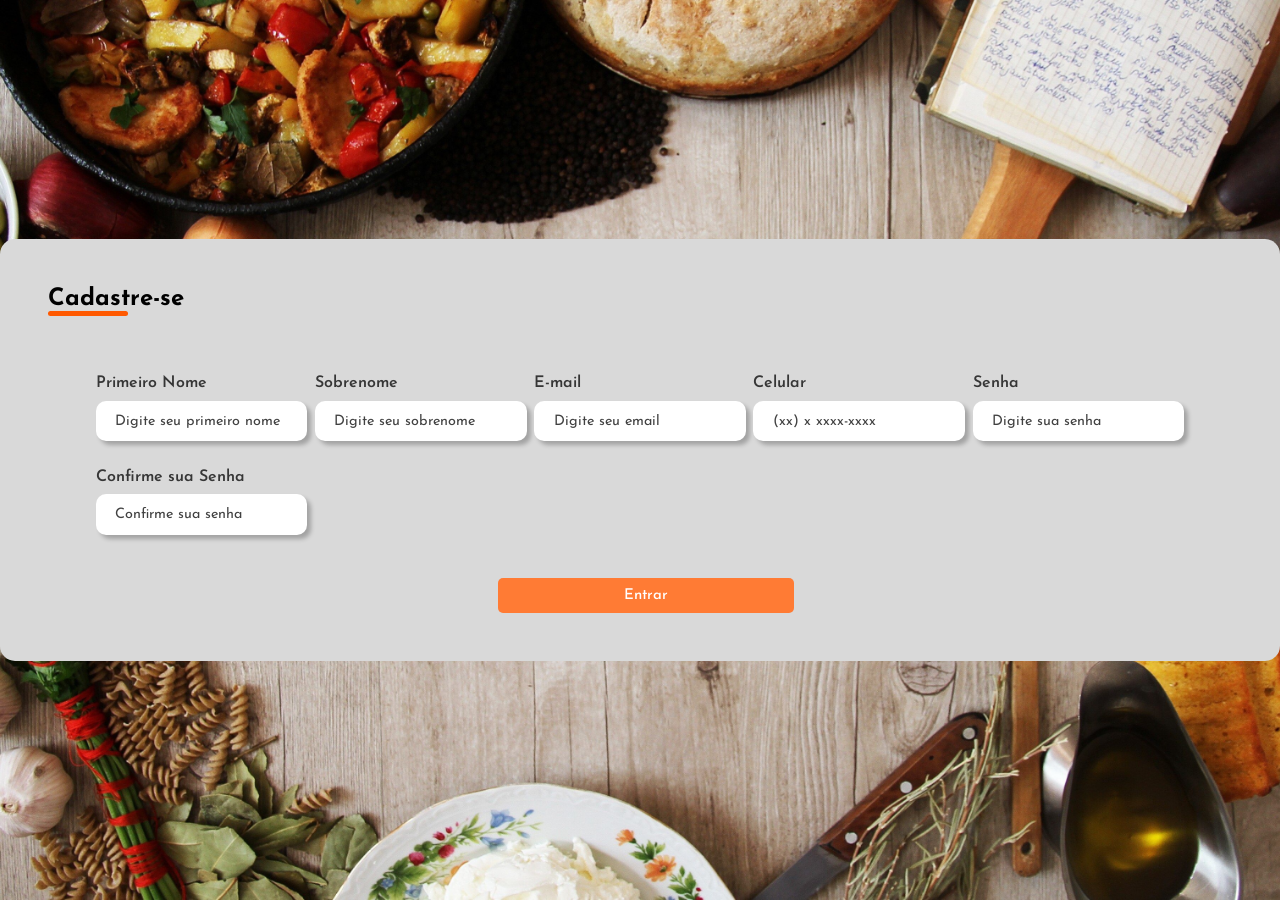
<file: cadastro.html>
<!DOCTYPE html>
<html lang="pt-br">

<head>
    <meta charset="UTF-8">
    <meta http-equiv="X-UA-Compatible" content="IE=edge">
    <meta name="viewport" content="width=device-width, initial-scale=1.0">
    <link rel="stylesheet" href="cadastro.css">
    <title>Formulário</title>
    
</head>

<body>
   
       
 <section class="containerC">
        <div class="form">
            <form action="#">
                <div class="form-header">
                    <div class="title">
                        <h1>Cadastre-se</h1>
                    </div>
                
                </div>

                <div class="input-group">
                    <div class="input-box">
                        <label for="firstname">Primeiro Nome</label>
                        <input id="firstname" type="text" name="firstname" placeholder="Digite seu primeiro nome" required>
                    </div>

                    <div class="input-box">
                        <label for="lastname">Sobrenome</label>
                        <input id="lastname" type="text" name="lastname" placeholder="Digite seu sobrenome" required>
                    </div>
                    <div class="input-box">
                        <label for="email">E-mail</label>
                        <input id="email" type="email" name="email" placeholder="Digite seu email" required>
                    </div>

                    <div class="input-box">
                        <label for="number">Celular</label>
                        <input id="number" type="tel" name="number" placeholder="(xx) x xxxx-xxxx" required>
                    </div>

                    <div class="input-box">
                        <label for="password">Senha</label>
                        <input id="password" type="password" name="password" placeholder="Digite sua senha" required>
                    </div>


                    <div class="input-box">
                        <label for="confirmPassword">Confirme sua Senha</label>
                        <input id="confirmPassword" type="password" name="confirmPassword" placeholder="Confirme sua senha" required>
                    </div>

                </div>

                
                <div class="continue-button">
                    <button><a href="#">Entrar</a> </button>
                </div>
            </form>
        </div>
    </div>
</div>
</section>
</body>

</html>
</file>
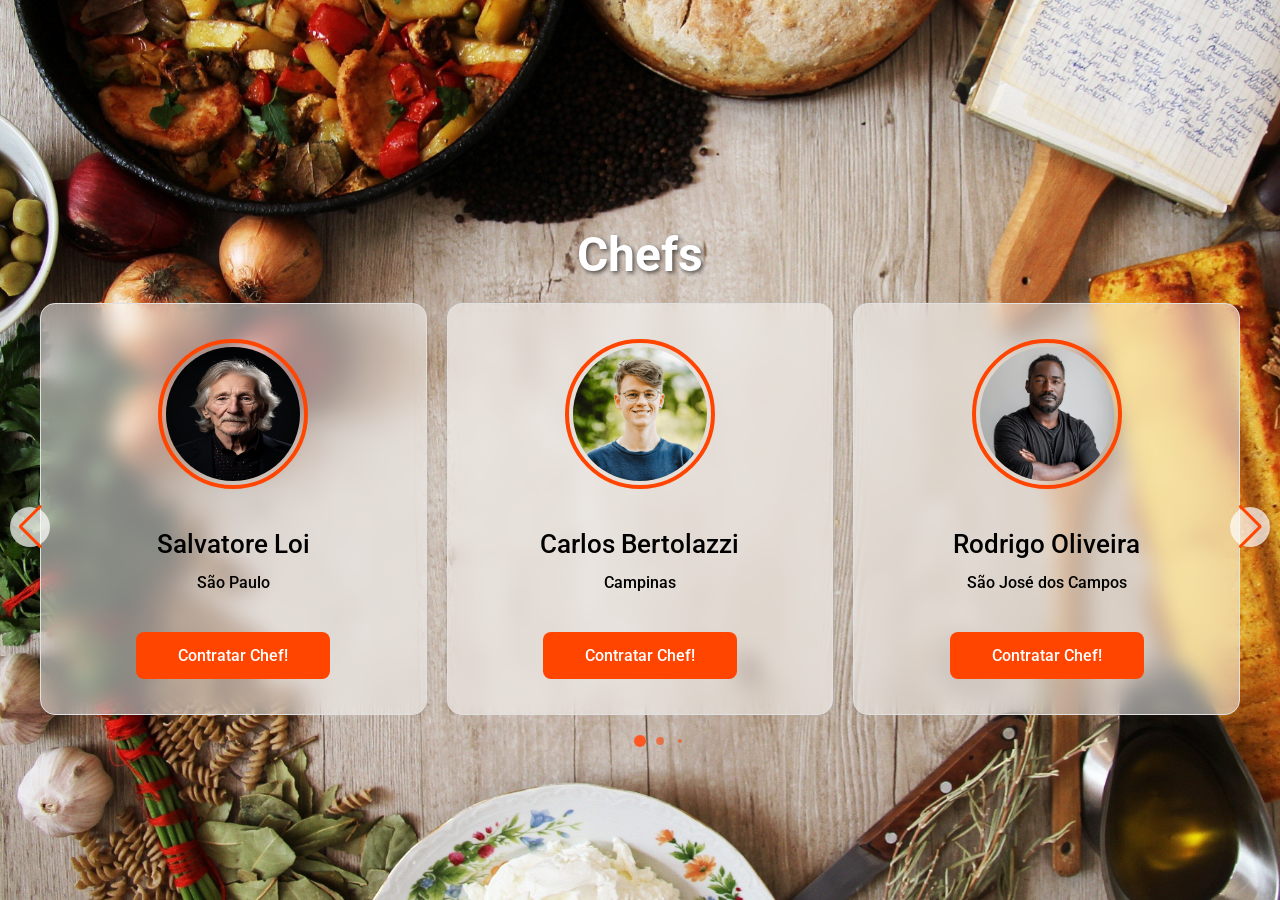
<file: chefs.html>
<!DOCTYPE html>
<html lang="en">

<head>
  <meta charset="UTF-8">
  <meta name="viewport" content="width=device-width, initial-scale=1.0">
  <title>Card Slider Receitas do Chef</title>
  <!-- CSS Link -->
  <link rel="stylesheet" href="style.css">
  <!-- SwiperJS CSS -->
  <link rel="stylesheet" href="https://cdn.jsdelivr.net/npm/swiper@11/swiper-bundle.min.css">
</head>

<body>
  <section class="corpo">
    <header class="header">
      <h1>Chefs</h1>
    </header>

    <div class="container swiper">
      <div class="slider-wrapper">
        <div class="card-list swiper-wrapper">
          <!-- Card Items -->
          <div class="card-item swiper-slide">
            <img decoding="async" src="Imagens/home3.jpg" alt="User Image" class="user-image">
            <h2 class="user-name">Salvatore Loi</h2>
            <p class="user-profession">São Paulo</p>
            <a href="salvatore/arquivos/Salvatore.html"><button class="message-button">Contratar Chef!</button></a>
          </div>
          <div class="card-item swiper-slide">
            <img decoding="async" src="Imagens/br-author-joaopedro.avif" alt="User Image" class="user-image">
            <h2 class="user-name">Carlos Bertolazzi</h2>
            <p class="user-profession">Campinas</p>
            <a href="Carlos/arquivos/Carlos.html"><button class="message-button">Contratar Chef!</button></a>
          </div>
          <div class="card-item swiper-slide">
            <img decoding="async" src="Imagens/homem4.avif" alt="User Image" class="user-image">
            <h2 class="user-name">Rodrigo Oliveira</h2>
            <p class="user-profession">São José dos Campos</p>
            <a href="Rodrigo/arquivos/Rodrigo.html"><button class="message-button">Contratar Chef!</button></a>
          </div>
          <div class="card-item swiper-slide">
            <img decoding="async" src="Imagens/smirking-young-man.jpg" alt="User Image" class="user-image">
            <h2 class="user-name">Jun Sakamoto</h2>
            <p class="user-profession">Sorocaba</p>
            <a href="Jun/arquivos/Jun.html"><button class="message-button">Contratar Chef!</button></a>
          </div>
          <div class="card-item swiper-slide">
            <img decoding="async" src="Imagens/artworks-sBgQ1jDDBDh6ydzw-5uuz3g-t500x500.jpg" alt="User Image"
              class="user-image">
            <h2 class="user-name">Claude Troisgros</h2>
            <p class="user-profession">Ribeirão Preto</p>
            <a href="Claude/arquivos/Claude.html"><button class="message-button">Contratar Chef!</button></a>
          </div>
          <div class="card-item swiper-slide">
            <img decoding="async" src="Imagens/istockphoto-1386479313-612x612.jpg" alt="User Image" class="user-image">
            <h2 class="user-name">Danielle Dahoui</h2>
            <p class="user-profession">São Bernardo do Campo</p>
            <a href="daniele/arquivos/Daniele.html"><button class="message-button">Contratar Chef!</button></a>
          </div>
        </div>

        <div class="swiper-pagination"></div>
        <div class="swiper-button-prev swiper-slide-button"></div>
        <div class="swiper-button-next swiper-slide-button"></div>
      </div>
    </div>

    <!-- SwiperJS Script -->
    <script src="https://cdn.jsdelivr.net/npm/swiper@11/swiper-bundle.min.js"></script>
    <!-- Custom JS Script -->
    
  </section>
  <script src="main.js"></script>
</body>

</html>
</file>
<file: cadastro.css>
@import url('https://fonts.googleapis.com/css2?family=Josefin+Sans:wght@100..700&display=swap');

* {
    padding: 0;
    margin: 0;
    box-sizing: border-box;
    font-family: "Josefin Sans", sans-serif;
}

.containerC{
    width: 100%;
    height: 100vh;
    background-image: url(img/backgroud\ 1.png);
    align-items: center;
    display: flex;
    justify-content: center;
    background-position: center;
    background-repeat: no-repeat;
    background-size: cover;
}



.form {
    width: 40%;
    display: flex;
    flex-direction: column;
    justify-content: center;
    align-items: center;
    border-radius: 15px;
    background: #D9D9D9;
    padding: 3rem;
}

.form-header {
    margin-bottom: 3rem;
    display: flex;
    justify-content: space-between;
}



.form-header h1::after {
    content: '';
    display: block;
    width: 5rem;
    height: 0.3rem;
    background-color: #FF5900;
    margin: 0 auto;
    position: absolute;
    border-radius: 10px;
}

.input-group {
    display: flex;
    flex-wrap: wrap;
    justify-content: space-between;
    padding: 1rem 3rem;
}

.input-box {
    display: flex;
    flex-direction: column;
    margin-bottom: 1.1rem;
}

.input-box input {
    margin: 0.6rem 0;
    padding: 0.8rem 1.2rem;
    border: none;
    border-radius: 10px;
    box-shadow: 4px 4px 4px 0px rgba(0, 0, 0, 0.25);
    font-size: 0.9rem;
}

.input-box input:hover {
    background-color: #eeeeee75;
}

.input-box input:focus-visible {
    outline: 1px solid #FF5900;
}

.input-box label,
.gender-title h6 {
    font-size: 1rem;
    font-weight: 600;
    color: #000000c0;
}

.input-box input::placeholder {
    color: #000000be;
}

.gender-group {
    display: flex;
    justify-content: space-between;
    margin-top: 0.62rem;
    padding: 0 .5rem;
}

.gender-input {
    display: flex;
    align-items: center;
}

.gender-input input {
    margin-right: 0.35rem;
}

.gender-input label {
    font-size: 0.81rem;
    font-weight: 600;
    color: #000000c0;
}

.continue-button button {
    width: 25%;
    align-items: center;
    border: none;
    background-color: #FF7B34;
    padding: 0.62rem;
    margin-left: 38%;
    
    border-radius: 5px;
    cursor: pointer;
}

.continue-button button:hover {
    background-color: #FF5900;
}

.continue-button button a {
    text-decoration: none;
    font-size: 0.93rem;
    font-weight: 500;
    color: #fff;
}

@media screen and (max-width: 1330px) {
    .form-image {
        display: none;
    }
    .container {
        width: 50%;
    }
    .form {
        width: 100%;
    }
}

@media screen and (max-width: 1064px) {
    .container {
        width: 90%;
        height: auto;
    }
    .input-group {
        flex-direction: column;
        z-index: 5;
        padding-right: 5rem;
        max-height: 10rem;
        overflow-y: scroll;
        flex-wrap: nowrap;
    }
    .gender-inputs {
        margin-top: 2rem;
    }
    .gender-group {
        flex-direction: column;
    }
    .gender-title h6 {
        margin: 0;
    }
    .gender-input {
        margin-top: 0.5rem;
    }
}
</file>
<file: style.css>
@import url('https://fonts.googleapis.com/css2?family=Roboto:wght@400;500;700&display=swap');

* {
  margin: 0;
  padding: 0;
  box-sizing: border-box;
  font-family: "Roboto", sans-serif;
}

.corpo {
  display: flex;
  flex-direction: column;
  align-items: center;
  justify-content: center;
  min-height: 100vh;
  background: url(Imagens/backgroud.jpg);
  background-repeat: no-repeat;
  background-size: cover;
}

.navbar {
  width: 100%;
  background: rgba(0, 0, 0, 0.7);
  position: fixed;
  top: 0;
  left: 0;
  padding: 10px 0;
  box-shadow: 0 2px 5px rgba(0, 0, 0, 0.5);
  z-index: 1000;
}

.navbar .nav-list {
  display: flex;
  justify-content: center;
  list-style: none;
}

.navbar .nav-list li {
  margin: 0 15px;
}

.navbar .nav-list a {
  color: #fff;
  text-decoration: none;
  font-weight: 500;
  transition: color 0.3s;
}

.navbar .nav-list a:hover {
  color: orangered;
}

.header {
  margin-top: 80px;
  text-align: center;
}

.header h1 {
  font-size: 3rem;
  color: white;
  margin-bottom: 20px;
  text-shadow: 2px 2px 4px rgba(0, 0, 0, 0.6);
}

.slider-wrapper {
  overflow: hidden;
  max-width: 1200px;
  margin: 0 70px 55px;
}

.card-list .card-item {
  height: auto;
  user-select: none;
  padding: 35px;
  display: flex;
  flex-direction: column;
  align-items: center;
  justify-content: center;
  border-radius: 15px;
  backdrop-filter: blur(10px); /* Menos efeito de desfoque */
  background: rgba(255, 255, 255, 0.5); /* Diminuir a opacidade do fundo */
  border: 1px solid #e0e0e0;
  box-shadow: 0 4px 8px rgba(0, 0, 0, 0.1);
  transition: transform 0.3s, box-shadow 0.3s;
}

.card-list .card-item:hover {
  transform: scale(1.05);
  box-shadow: 0 6px 12px rgba(0, 0, 0, 0.2);
  background: rgba(255, 255, 255, 0.6); /* Ajuste para hover também */
}

.card-list .card-item .user-image {
  width: 150px;
  height: 150px;
  border-radius: 50%;
  margin-bottom: 40px;
  border: 4px solid orangered;
  padding: 4px;
}

.card-list .card-item .user-name {
  font-size: 26px;
  color: black;
  font-weight: 500;
}

.card-list .card-item .user-profession {
  font-size: 16px;
  color: black;
  font-weight: 500;
  margin: 14px 0 40px;
}

.card-list .card-item .message-button {
  font-size: 16px;
  padding: 12px 40px;
  color: #fff;
  border-radius: 8px;
  font-weight: 500;
  cursor: pointer;
  background: orangered;
  border: 2px solid transparent;
  transition: background 0.3s, transform 0.3s;
}

.card-list .card-item .message-button:hover {
  background: #ff5722;
  border: 2px solid #fff;
  color: #fff;
  transform: translateY(-2px);
}

.slider-wrapper .swiper-pagination-bullet {
  background: orangered;
  height: 12px;
  width: 12px;
  opacity: 0.6;
  transition: background 0.3s;
}

.slider-wrapper .swiper-pagination-bullet-active {
  opacity: 1;
  background: #ff5722;
}

.slider-wrapper .swiper-button-next,
.slider-wrapper .swiper-button-prev {
  color: orangered;
  background: rgba(255, 255, 255, 0.7);
  border-radius: 50%;
  width: 40px;
  height: 40px;
  display: flex;
  align-items: center;
  justify-content: center;
  transition: background 0.3s, color 0.3s;
}

.slider-wrapper .swiper-button-next:hover,
.slider-wrapper .swiper-button-prev:hover {
  background: orangered;
  color: #fff;
}

/* Responsive Styles */
@media (max-width: 1440px) {
  .slider-wrapper {
    margin: 0 40px 40px;
  }
}

@media (max-width: 1024px) {
  .header h1 {
    font-size: 2.5rem;
  }

  .slider-wrapper {
    margin: 0 20px 40px;
  }
  
  .card-list .card-item {
    padding: 25px;
  }
  
  .card-list .card-item .user-name {
    font-size: 22px;
  }
  
  .card-list .card-item .user-profession {
    font-size: 14px;
  }
  
  .card-list .card-item .message-button {
    padding: 10px 30px;
  }
}

@media (max-width: 768px) {
  .slider-wrapper {
    margin: 0 10px 30px;
  }
  
  .card-list .card-item {
    padding: 20px;
  }
  
  .card-list .card-item .user-name {
    font-size: 20px;
  }
  
  .card-list .card-item .user-profession {
    font-size: 12px;
  }
  
  .card-list .card-item .message-button {
    padding: 8px 25px;
  }
}

@media (max-width: 480px) {
  .header h1 {
    font-size: 2rem;
  }
  
  .card-list .card-item {
    padding: 15px;
  }
  
  .card-list .card-item .user-name {
    font-size: 18px;
  }
  
  .card-list .card-item .user-profession {
    font-size: 10px;
  }
  
  .card-list .card-item .message-button {
    padding: 6px 20px;
  }
}
</file>
